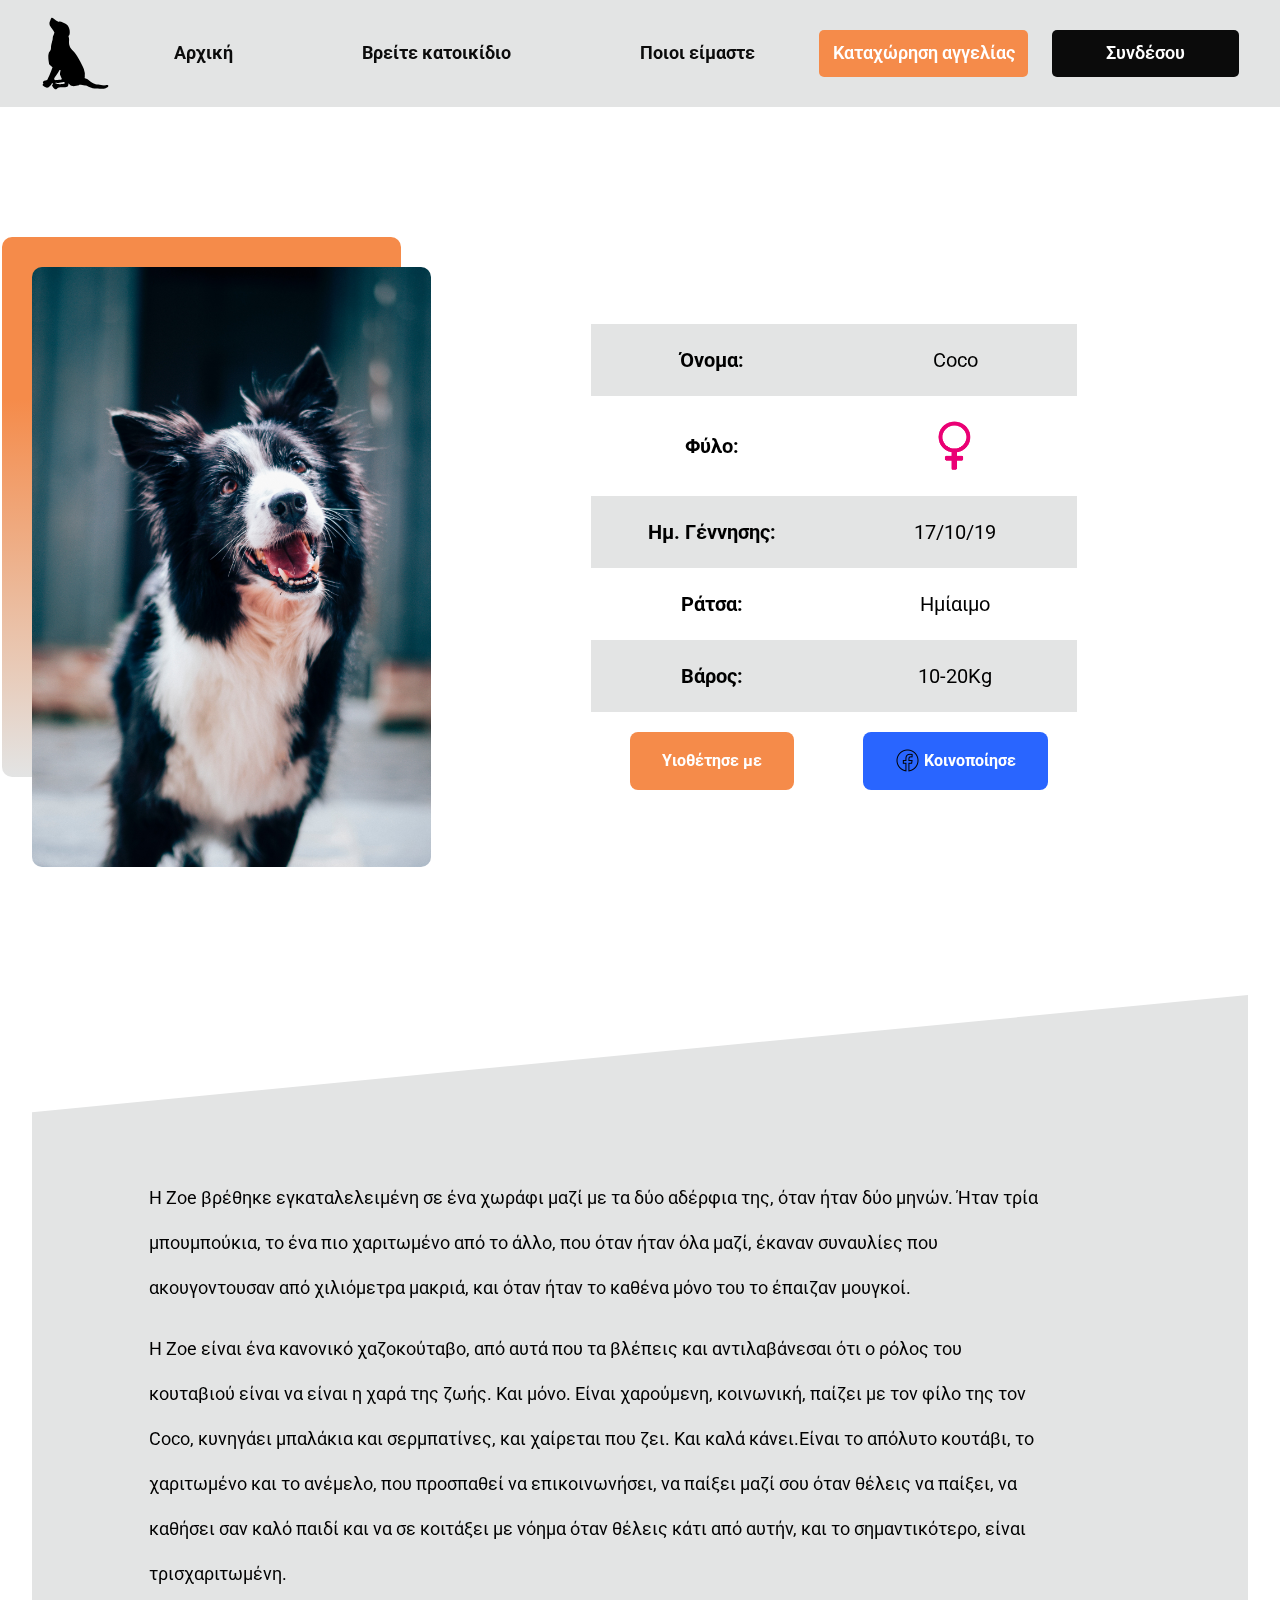
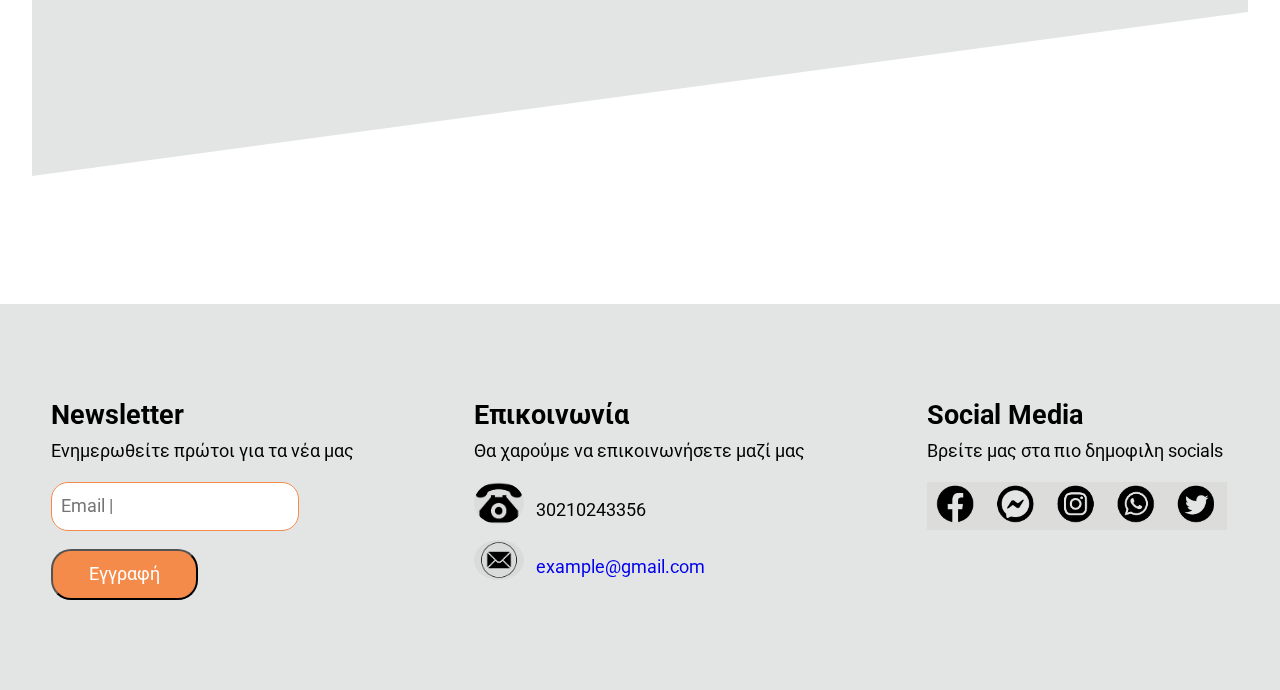
<file: html/pet.html>
<!DOCTYPE html>
<html lang="en">
  <head>
    <meta charset="UTF-8" />
    <meta name="viewport" content="width=device-width, initial-scale=1.0" />
    <title>Adopt A Stray | Pet</title>
    <link rel="stylesheet" href="../css/pet.css" />
    <link rel="preconnect" href="https://fonts.googleapis.com" />
    <link rel="preconnect" href="https://fonts.gstatic.com" crossorigin />
    <link
      href="https://fonts.googleapis.com/css2?family=Roboto:wght@400;700&display=swap"
      rel="stylesheet"
    />
    <script defer src="../js/nav.js"></script>
  </head>
  <body>
    <header>
      <div class="container">
        <img src="../images/dogLogo.svg" alt="" class="main__nav-logo dog" />

        <nav class="main__nav hidden">
          <ul class="nav-ul">
            <li class="main__nav-item"><a href="index.html">Αρχική</a></li>
            <li class="main__nav-item">
              <a href="pets.html">Βρείτε κατοικίδιο</a>
            </li>
            <li class="main__nav-item"><a href="#">Ποιοι είμαστε</a></li>
          </ul>
          <div class="nav-links">
            <a href="" class="nav__link advert">Καταχώρηση αγγελίας</a>
            <a href="" class="nav__link sign">Συνδέσου</a>
          </div>
        </nav>
        <div class="desktop-hidden">
          <a href="" class="nav__link advert">Καταχώρηση αγγελίας</a>
          <a href="" class="nav__link sign">Συνδέσου</a>
        </div>

        <button class="mobile__nav-btn">
          <img
            class="mobile__nav-btn--icon"
            src="../images/burger-menu-svgrepo-com.svg"
            alt=""
          />
        </button>
      </div>
    </header>
    <main class="hero container">
      <section class="hero-image">
        <img class="animal-image" src="../images/coco.jpg" alt="" />
      </section>

      <table class="animal__details">
        <tr>
          <th>Όνομα:</th>
          <td>Coco</td>
        </tr>
        <tr>
          <th>Φύλο:</th>
          <td>
            <img
              class="animal__details-img"
              src="../images/female-icon.png"
              alt=""
            />
          </td>
        </tr>
        <tr>
          <th>Ημ. Γέννησης:</th>
          <td>17/10/19</td>
        </tr>
        <tr>
          <th>Ράτσα:</th>
          <td>Ημίαιμο</td>
        </tr>
        <tr>
          <th>Βάρος:</th>
          <td>10-20Kg</td>
        </tr>
        <tr>
          <td><button class="btn adopt-link">Υιοθέτησε με</button></td>
          <td>
            <button class="btn share-link">
              <img src="../images/facebook.png" alt="" />Κοινοποίησε
            </button>
          </td>
        </tr>
      </table>
    </main>
    <section class="paragraphs container">
      <p class="about-animal">
        Η Zoe βρέθηκε εγκαταλελειμένη σε ένα χωράφι μαζί με τα δύο αδέρφια της,
        όταν ήταν δύο μηνών. Ήταν τρία μπουμπούκια, το ένα πιο χαριτωμένο από το
        άλλο, που όταν ήταν όλα μαζί, έκαναν συναυλίες που ακουγοντουσαν από
        χιλιόμετρα μακριά, και όταν ήταν το καθένα μόνο του το έπαιζαν μουγκοί.
      </p>
      <p class="about-animal">
        Η Zoe είναι ένα κανονικό χαζοκούταβο, από αυτά που τα βλέπεις και
        αντιλαβάνεσαι ότι ο ρόλος του κουταβιού είναι να είναι η χαρά της ζωής.
        Και μόνο. Είναι χαρούμενη, κοινωνική, παίζει με τον φίλο της τον Coco,
        κυνηγάει μπαλάκια και σερμπατίνες, και χαίρεται που ζει. Και καλά
        κάνει.Είναι το απόλυτο κουτάβι, το χαριτωμένο και το ανέμελο, που
        προσπαθεί να επικοινωνήσει, να παίξει μαζί σου όταν θέλεις να παίξει, να
        καθήσει σαν καλό παιδί και να σε κοιτάξει με νόημα όταν θέλεις κάτι από
        αυτήν, και το σημαντικότερο, είναι τρισχαριτωμένη.
      </p>
    </section>

    <footer>
      <section class="newsletter container footer-item">
        <h2 class="footer-heading">Newsletter</h2>
        <p class="footer-p">Ενημερωθείτε πρώτοι για τα νέα μας</p>
        <form action="">
          <input
            class="email"
            type="email"
            name="email"
            id="email"
            placeholder="Email |"
          />
          <input type="button" value="Εγγραφή" class="sumbit" />
        </form>
      </section>
      <section class="footer-item contact">
        <h2 class="footer-heading">Επικοινωνία</h2>
        <p class="footer-p">Θα χαρούμε να επικοινωνήσετε μαζί μας</p>
        <div class="row">
          <img class="footer-image" src="../images/phone-icon.png" alt="" />
          <p class="footer-number">30210243356</p>
        </div>
        <div class="row">
          <img class="footer-image" src="../images/email-icon.png" alt="" />

          <a class="footer-email" href="mailto:someone@example.com"
            >example@gmail.com</a
          >
        </div>
      </section>
      <section class="socials container footer-item">
        <h2 class="footer-heading">Social Media</h2>
        <p class="footer-p">Βρείτε μας στα πιο δημοφιλη socials</p>
        <div class="row">
          <img class="socials-image" src="../images/socials.jpg" alt="" />
        </div>
      </section>
    </footer>
  </body>
</html>
</file>
<file: css/pet.css>
/* CSS Reset by Josh W Comeau   https://www.joshwcomeau.com/css/custom-css-reset/*/

/*
  1. Use a more-intuitive box-sizing model.
*/
*,
*::before,
*::after {
  box-sizing: border-box;
}
/*
    2. Remove default margin and padding
  */
* {
  padding: 0;
  margin: 0;
}
/*
    3. Allow percentage-based heights in the application
  */
html,
body {
  height: 100%;
}
/*
    Typographic tweaks!
    4. Add accessible line-height
    5. Improve text rendering
  */
body {
  -webkit-font-smoothing: antialiased;
}
/*
    6. Improve media defaults
  */
img,
picture,
video,
canvas,
svg {
  display: block;
  max-width: 100%;
}
/*
    7. Remove built-in form typography styles
  */
input,
button,
textarea,
select {
  font: inherit;
}
/*
    8. Avoid text overflows
  */
p,
h1,
h2,
h3,
h4,
h5,
h6 {
  overflow-wrap: break-word;
}
/*
    9. Create a root stacking context
  */
#root,
#__next {
  isolation: isolate;
}

:root {
  --clr-bg-grey: #e3e4e4;
  --clr-bg-accent: hwb(23 16% 0% / 0.22);
  --clr-text-main: #0b0b0b;
  --clr-text-accent: #f58b4a;
  /* Font Sizes */
  --fs-regular: 1rem;
  --fs-lg: 1.125rem;
  --fs-xl: 1.75rem;
  --fs-2xl: 2.5rem;
  --fs-3xl: 3rem;
  --fs-sm: 0.9375rem;
  /* Font Famillies */
  --ff-main: "Roboto", sans-serif;
}

ul li {
  list-style: none;
}

body {
  line-height: 1.6;
  font-size: var(--fs-lg);
  font-family: var(--ff-main);
}

a:link,
a:visited {
  text-decoration: none;
}

.container {
  max-width: min(95%, 1440px);
  margin-inline: auto;
}

.btn {
  background: none;
  border: none;
  cursor: pointer;
  color: #fff;
  font-weight: 700;
  padding: 1em 2em;
  border-radius: 8px;
  font-size: var(--fs-regular);
}

header .container {
  display: flex;
  align-items: center;
  padding: 0.5em;
  justify-content: space-between;
}

header {
  background-color: var(--clr-bg-grey);
  font-size: var(--fs-lg);
}

.main__nav {
  display: flex;
  align-items: center;
  flex: 1;
}

nav ul {
  display: flex;
  flex: 1;
  justify-content: space-around;
}

.main__nav-item a {
  color: var(--clr-text-main);
  font-weight: 700;
  position: relative;
}

.main__nav-item a:hover::before {
  content: "";
  position: absolute;
  bottom: -5px;
  height: 3px;
  width: 100%;
  background-color: var(--clr-text-accent);
}

.dog {
  width: 69px;
  height: 89px;
}

.nav-links {
  display: flex;
  align-items: center;
  gap: 1.5rem;
  margin-inline: auto;
}

.nav-links a {
  color: white;
  border-radius: 5px;
  font-weight: 600;
}
.desktop-hidden {
  display: flex;
  align-items: center;
  gap: 1.5rem;
  margin-inline: auto;
}

.desktop-hidden a {
  color: white;
  border-radius: 5px;
  font-weight: 600;
}

.desktop-hidden {
  display: none;
}

.advert {
  background-color: var(--clr-text-accent);
  padding: 0.5em 0.75em;
}

.advert:hover {
  background-color: var(--clr-text-main);
  color: var(--clr-text-accent);
  transition: all 0.5s ease;
}

.sign {
  background-color: var(--clr-text-main);
  padding: 0.5em 3em;
}

.sign:hover {
  color: var(--clr-text-accent);
  transition: all 0.5s ease;
}

.mobile__nav-btn {
  display: none;
  background: none;
  border: none;
  cursor: pointer;
}

.main-container {
  max-width: min(95%, 1440px);
  margin-inline: auto;
}

.hero {
  margin-top: 10rem;
  display: flex;
  align-items: center;

  gap: 10rem;
}

.animal__details {
  table-layout: fixed;
  width: 40%;
  text-align: center;

  border-collapse: collapse;
}
table td,
table th {
  padding: 1.25rem;
  font-size: 1.25rem;
}

table tr:nth-child(odd) {
  background-color: var(--clr-bg-grey);
}

.adopt-link {
  background-color: var(--clr-text-accent);
}

.share-link {
  background-color: #2965ff;
  gap: 0.25rem;
  display: inline-flex;
  justify-content: space-around;
  align-items: center;
}

.share-link img {
  width: 25px;
  height: 25px;
}

.animal__details-img {
  width: 60px;
  height: 60px;
  margin-inline: auto;
}

.hero-image {
  position: relative;
  display: flex;
}

.hero-image img {
  max-height: 600px;
  border-radius: 10px;
  object-fit: cover;
  object-position: center center;
}

.hero-image:before {
  position: absolute;
  content: "";
  inset: -30px -30px;
  background: linear-gradient(
    to bottom,
    var(--clr-text-accent) 30%,
    var(--clr-bg-grey)
  );
  height: 90%;
  width: 100%;
  z-index: -100;
  border-radius: 10px;
}

.paragraphs {
  margin-top: 8rem;
  display: grid;
  gap: 1rem;
  margin-bottom: 8rem;
  position: relative;
  padding-block: 10em;
  padding-inline: 4em;
  line-height: 2.5;
}

.paragraphs::before {
  content: "";
  position: absolute;
  inset: 0;
  background-color: var(--clr-bg-grey);
  z-index: -100;
  clip-path: polygon(0 15%, 100% 0, 100% 79%, 0 100%);
}
.about-animal {
  max-width: 90ch;
  margin-left: 2.5em;
}

footer {
  background-color: var(--clr-bg-grey);
  display: grid;
  grid-template-columns: repeat(3, 1fr);
  gap: 2rem;
  padding-block: 5em;
}

.contact {
  margin-inline: auto;
}

.row {
  display: flex;
  align-items: center;
  gap: 0.75rem;
}

.footer-image {
  width: 50px;
  border-radius: 50%;
  mix-blend-mode: multiply;
}

.socials-image {
  mix-blend-mode: multiply;
  max-width: 300px;
}

.footer-p {
  margin-bottom: 1rem;
}

.footer-image {
  margin-bottom: 1rem;
}

.email {
  padding: 0.5em;
  border-radius: 17px;
  border: 1px solid var(--clr-text-accent);
  color: var(--clr-text-accent);
  display: block;
}

.sumbit {
  padding: 0.5em 2em;
  margin-top: 1.125rem;
  background-color: var(--clr-text-accent);
  color: #fff;
  border-radius: 20px;
  cursor: pointer;
}

@media (max-width: 1100px) {
  body {
    overflow-x: hidden;
  }
  .paragraphs {
    padding-inline: 1.5em;
  }

  .hero {
    flex-direction: column;
  }

  .animal-image {
    display: flex;
  }

  .animal-image {
    flex: 1;
  }

  .animal__details {
    max-width: 100%;
    width: 80%;
  }

  footer {
    grid-template-columns: 1fr;
    justify-content: center;
  }

  .mobile__nav-btn {
    display: block;
    position: relative;
  }

  .hidden {
    translate: 500px;
    animation: 0.75s ease-in-out slideInNav;
    transition: all 0.75s ease-in;
  }

  .main__nav {
    position: absolute;
    top: 107px;
    right: 0;
    background-color: #fff;
    padding: 1em 2em;
    flex-direction: column;
    min-height: 100vh;
    z-index: 10;
    text-align: center;
    padding-inline: 5em;
    transition: all 0.75s ease-in-out;
    animation: 0.75s ease-in-out slideOutNav;
  }

  .nav-ul {
    flex-direction: column;
    justify-content: start;
    padding: 1em 2em;
    justify-content: space-evenly;
    align-items: center;
  }

  .nav-links {
    display: none;
  }

  .desktop-hidden {
    display: flex;
  }
}

@media (max-width: 700px) {
  .animal__details {
    max-width: 100%;
    width: 100%;
  }

  .paragraphs {
    padding-inline: 0;
  }

  .desktop-hidden {
    display: none;
  }
  .nav-links {
    display: flex;
    flex-direction: column;
  }
}

@keyframes slideInNav {
  0% {
    opacity: 0;
    transform: translateX(500px);
  }

  100% {
    opacity: 1;
    transform: translateX(0);
  }
}
@keyframes slideOutNav {
  0% {
    opacity: 0;
    transform: translateX(0);
  }

  100% {
    opacity: 1;
    transform: translateX(500px);
  }
}
</file>
